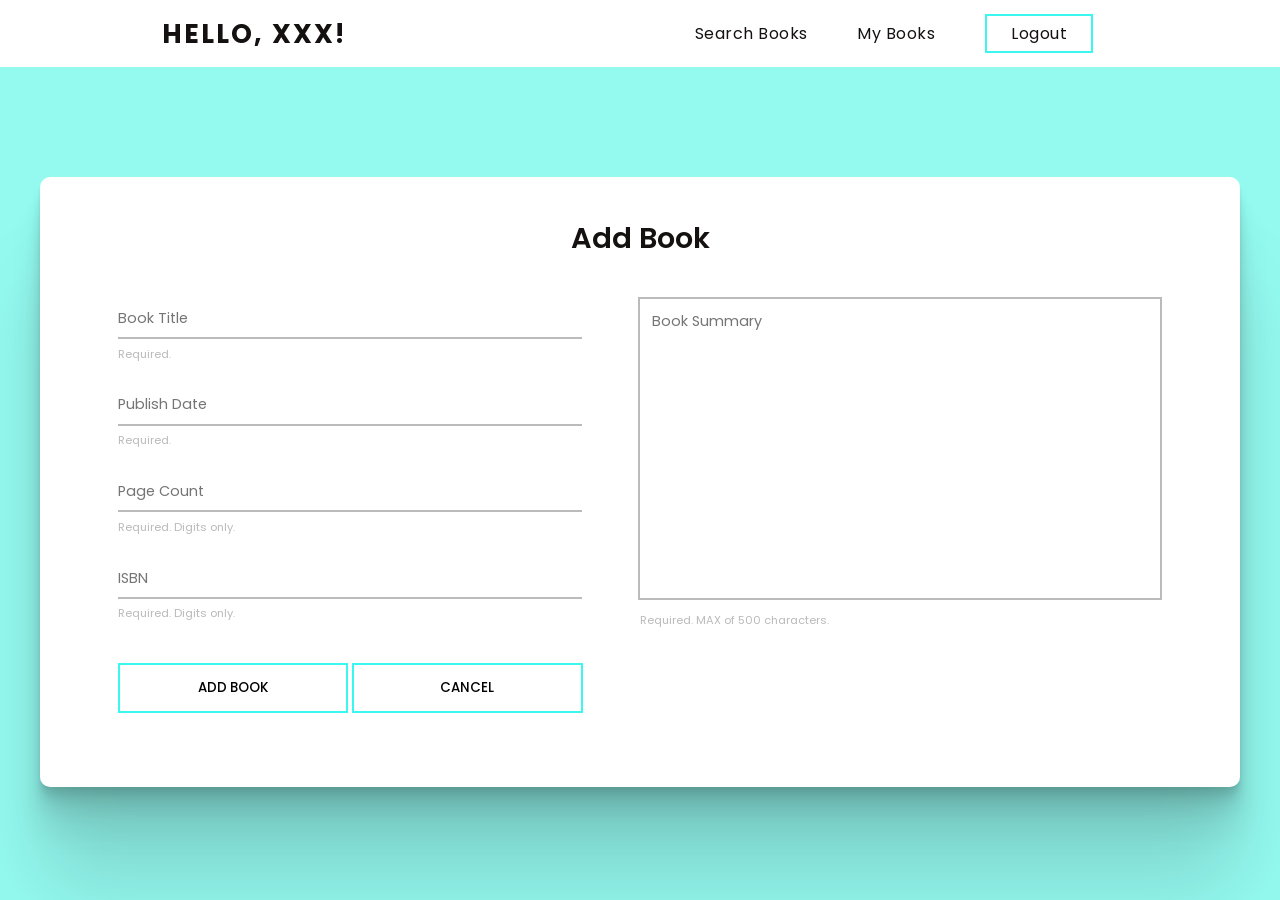
<file: addBook.html>
<!DOCTYPE html>
<html lang="en">
<head>
    <meta charset="UTF-8">
    <meta http-equiv="X-UA-Compatible" content="IE=edge">
    <meta name="viewport" content="width=device-width, initial-scale=1.0">
    <title>Add Book</title>
    <link rel="stylesheet" href="style.css">
</head>
<body>
    <!-- ===================================== HEADER ===================================== -->
    <nav>
        <div class="logo"><h2>Hello, XXX!</h2></div>

        <ul class="links-addBook" id="links-list">
            <li><a href="searchBooks.html">Search Books</a></li>
            <li><a href="myProfile.html">My Books</a></li>
            <li class="logout-header"><a href="#">Logout</a></li>
        </ul>

        <!-- Responsive Burger -->
        <div id="burger" onclick="burgerFunction()">
            <div class="bar1"></div>
            <div class="bar2"></div>
            <div class="bar3"></div>
        </div>
    </nav>

    <!-- ===================================== ADD BOOK FORM ===================================== -->
    <form action="#" method="post" class="addBook-form">
        <!-- Form Title -->
        <h2>Add Book</h2>
        
        <div class="box">
            <div class="left-side">
                <!-- Form Input (BookTitle) -->
                <div class="input-box">            
                    <input type="text" placeholder="Book Title" autocomplete="off" required />
                    <label>Required.</label>
                </div>
                
                <!-- Form Input (PublishDate) -->
                <div class="input-box">            
                    <input type="text" placeholder="Publish Date" onfocus="(this.type='date')">
                    <label>Required.</label>
                </div>
                
                <!-- Form Input (PageCount) -->
                <div class="input-box">
                    <input type="number" placeholder="Page Count" autocomplete="off" required />
                    <label>Required. Digits only.</label>
                </div>
                
                <!-- Form Input (ISBN) -->
                <div class="input-box">            
                    <input type="number" placeholder="ISBN" autocomplete="off" required />
                    <label>Required. Digits only.</label>
                </div>

                <!-- Form Input (AddBookButton) -->
                <input type="submit" value="Add Book" class="addBook-button addBook-addbutton" />
                <input type="submit" value="Cancel" onclick="window.history.go(-1); return false;" class="addBook-button" />
            </div>
        
            <div class="right-side">
                <!-- Form Input (BookSummary) -->     
                <div class="input-box">       
                    <textarea placeholder="Book Summary" required></textarea>
                    <label>Required. MAX of 500 characters.</label>
                </div>
            </div>
        </div>
    </form>

    <!-- ===================================== SCRIPTS ===================================== -->
    <!-- Javascript header animations -->
    <script src="Javascript/nav-animations.js"></script>
</body>
</html>
</file>
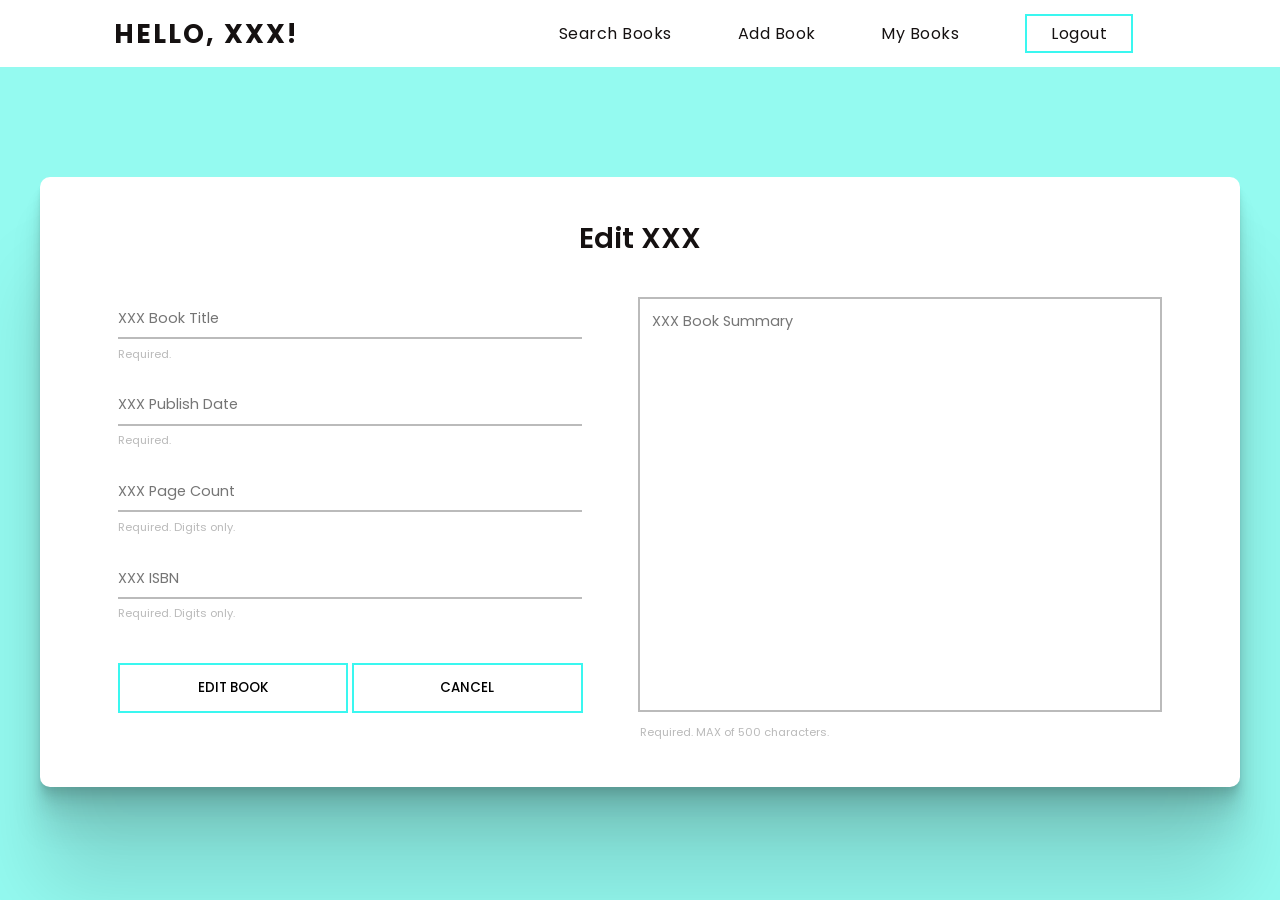
<file: editBook.html>
<!DOCTYPE html>
<html lang="en">
<head>
    <meta charset="UTF-8">
    <meta http-equiv="X-UA-Compatible" content="IE=edge">
    <meta name="viewport" content="width=device-width, initial-scale=1.0">
    <title>Edit Book</title>
    <link rel="stylesheet" href="style.css">
</head>
<body>
    <!-- ===================================== HEADER ===================================== -->
    <nav>
        <div class="logo"><h2>Hello, XXX!</h2></div>

        <ul class="links-editBook" id="links-list">
            <li><a href="searchBooks.html">Search Books</a></li>
            <li><a href="addBook.html">Add Book</a></li>
            <li><a href="myProfile">My Books</a></li>
            <li class="logout-header"><a href="#">Logout</a></li>
        </ul>

        <!-- Responsive Burger -->
        <div id="burger" onclick="burgerFunction()">
            <div class="bar1"></div>
            <div class="bar2"></div>
            <div class="bar3"></div>
        </div>
    </nav>

    <!-- ===================================== EDIT BOOK FORM ===================================== -->
    <form action="#" method="post" class="editBook-form">
        <!-- Form Title -->
        <h2>Edit XXX</h2>
        
        <!-- ===================================== MAIN BOX ===================================== -->
        <div class="box">
            <!-- Left Box -->
            <div class="left-side">
                <!-- Form Input (BookTitle) -->
                <div class="input-box">            
                    <input type="text" placeholder="XXX Book Title" autocomplete="off" required />
                    <label>Required.</label>
                </div>
                
                <!-- Form Input (PublishDate) -->
                <div class="input-box">            
                    <input type="text" placeholder="XXX Publish Date" onfocus="(this.type='date')">
                    <label>Required.</label>
                </div>
                
                <!-- Form Input (PageCount) -->
                <div class="input-box">
                    <input type="number" placeholder="XXX Page Count" autocomplete="off" required />
                    <label>Required. Digits only.</label>
                </div>
                
                <!-- Form Input (ISBN) -->
                <div class="input-box">            
                    <input type="number" placeholder="XXX ISBN" autocomplete="off" required />
                    <label>Required. Digits only.</label>
                </div>

                <!-- Form Input (EditBookButton) -->
                <input type="submit" value="Edit Book" class="editBook-button editBook-editbutton" />
                <input type="submit" value="Cancel" onclick="window.history.go(-1); return false;" class="editBook-button" />
            </div>
            
            <!-- Right Box -->
            <div class="right-side">
                <!-- Form Input (BookSummary) -->     
                <div class="input-box">       
                    <textarea placeholder="XXX Book Summary"></textarea>
                    <label>Required. MAX of 500 characters.</label>
                </div>
            </div>
        </div>
    </form>

    <!-- ===================================== SCRIPTS ===================================== -->
    <!-- Javascript header animations -->
    <script src="Javascript/nav-animations.js"></script>
</body>
</html>
</file>
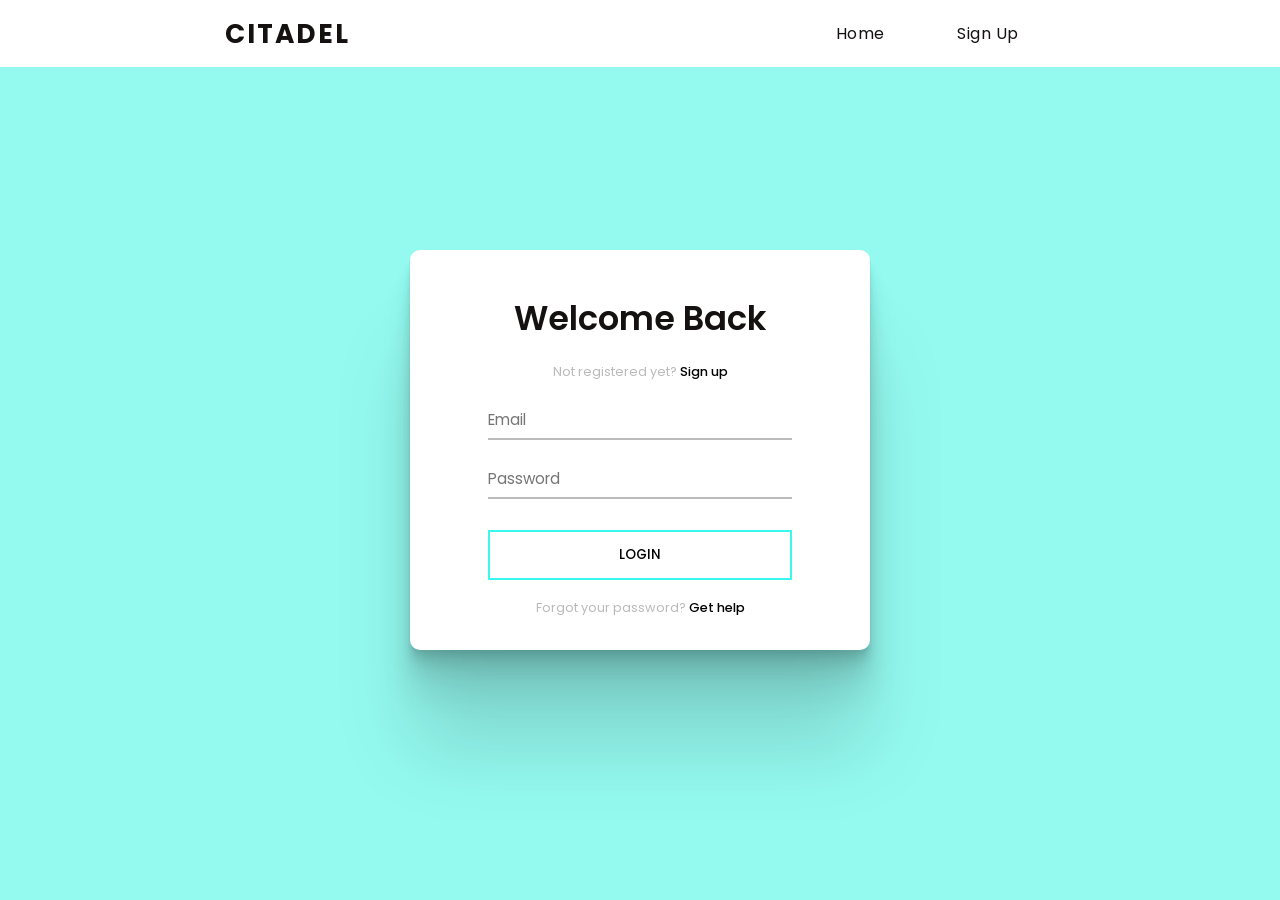
<file: login.html>
<!DOCTYPE html>
<html lang="en">
<head>
    <meta charset="UTF-8">
    <meta http-equiv="X-UA-Compatible" content="IE=edge">
    <meta name="viewport" content="width=device-width, initial-scale=1.0">
    <title>Login</title>
    <link rel="stylesheet" href="style.css">
</head>
<body>
    <!-- ===================================== HEADER ===================================== -->
    <nav>
        <div class="logo"><h2>Citadel</h2></div>
        <ul class="links" id="links-list">
            <li><a href="index.html">Home</a></li>
            <li><a href="signup.html">Sign Up</a></li>
        </ul>

        <!-- Responsive Burger -->
        <div id="burger" onclick="burgerFunction()">
            <div class="bar1"></div>
            <div class="bar2"></div>
            <div class="bar3"></div>
        </div>
    </nav>

    <!-- ===================================== LOGIN FORM ===================================== -->
    <form action="#" method="post" class="login-form" id="login_form">
        <!-- Form Title -->
        <h2>Welcome Back</h2>

        <!-- Form Signup Link -->
        <p>Not registered yet? <a href="signup.html">Sign up</a></p>
        
        <!-- Form Input (Email) -->
        <div class="input-box">            
            <input type="email" id="email_field" placeholder="Email" autocomplete="off" required />
        </div>
        
        <!-- Form Input (Password) -->
        <div class="input-box">
            <input type="password" id="password_field" placeholder="Password" autocomplete="off" required />
        </div>
        
        <!-- Form Input (LoginButton) -->
        <input type="submit" value="Login" class="login-button" />

        <p id="label_error"></p>
        
        <!-- Form Forgot Password Link -->
        <p class="extra-space">Forgot your password? <a href="#">Get help</a></p>
    </form>
    
    <!-- ===================================== SCRIPTS ===================================== -->
    <!-- Javascript header animations -->
    <script src="Javascript/nav-animations.js"></script>
</body>
</html>
</file>
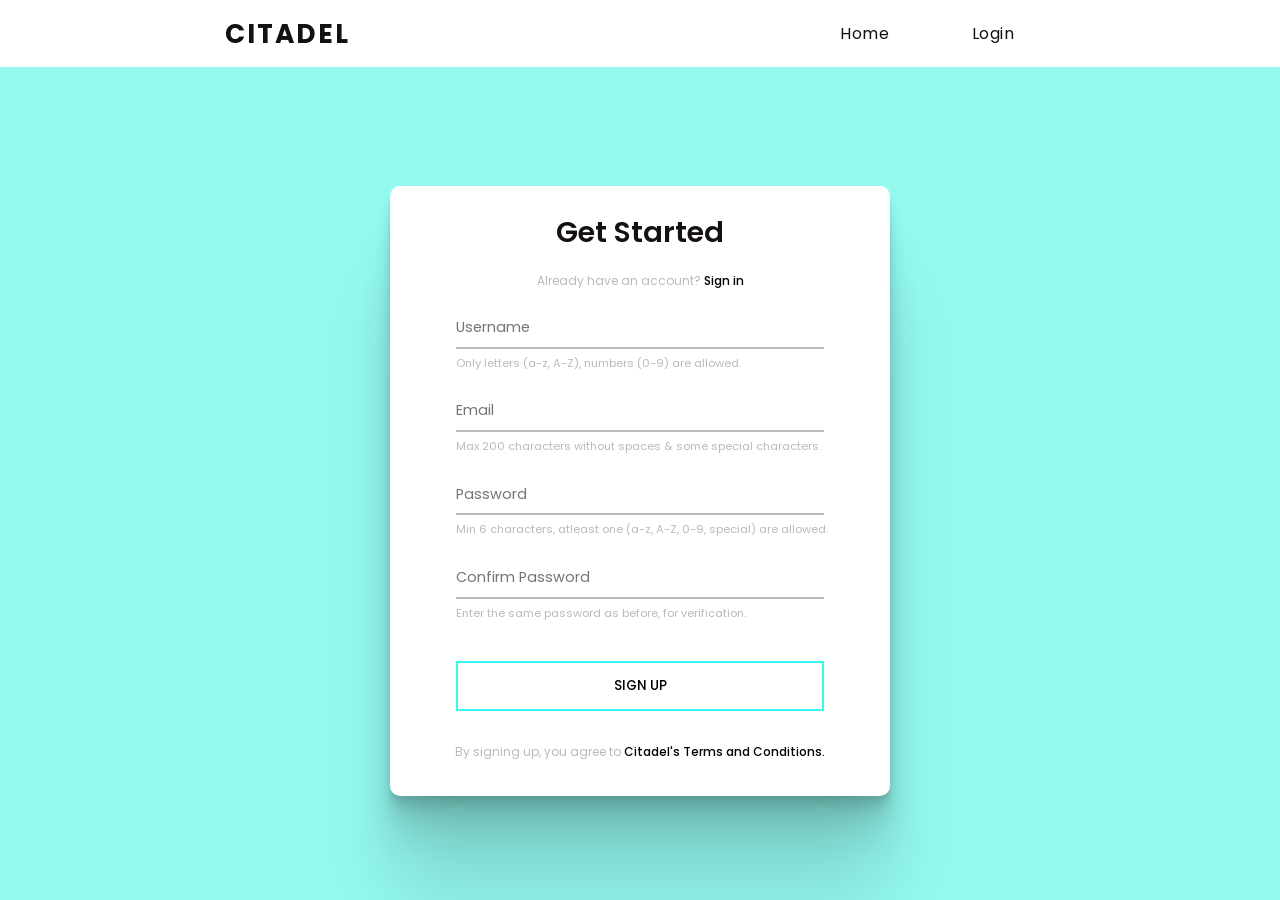
<file: signup.html>
<!DOCTYPE html>
<html lang="en">
<head>
    <meta charset="UTF-8">
    <meta http-equiv="X-UA-Compatible" content="IE=edge">
    <meta name="viewport" content="width=device-width, initial-scale=1.0">
    <title>Sign Up</title>
    <link rel="stylesheet" href="style.css">
    <script src="Javascript/signup_validate.js"></script>
</head>
<body>
    <!-- ===================================== HEADER ===================================== -->
    <nav>
        <div class="logo"><h2>Citadel</h2></div>
        <ul class="links" id="links-list">
            <li><a href="index.html">Home</a></li>
            <li><a href="login.html">Login</a></li>
        </ul>

        <!-- Responsive Burger -->
        <div id="burger" onclick="burgerFunction()">
            <div class="bar1"></div>
            <div class="bar2"></div>
            <div class="bar3"></div>
        </div>
    </nav>

    <!-- ===================================== SIGNUP FORM ===================================== -->
    <form action="searchBooks.html" method="post" class="signup-form" id="signup_form">
        <!-- Form Title -->
        <h2>Get Started</h2>

        <!-- Form Login Link -->
        <p>Already have an account? <a href="login.html">Sign in</a></p>
        
        <!-- Form Input (Username) -->
        <div class="input-box">            
            <input type="text" id="username_field" placeholder="Username" autocomplete="off" required />
            <label id="label_username" class="err_msg">Only letters (a-z, A-Z), numbers (0-9) are allowed.</label>
        </div>

        <!-- Form Input (Email) -->
        <div class="input-box">            
            <input type="email" id="email_field" placeholder="Email" autocomplete="off" required />
            <label id="label_email" class="err_msg">Max 200 characters without spaces & some special characters.</label>
        </div>
        
        <!-- Form Input (Password) -->
        <div class="input-box">
            <input type="password" id="password_field" placeholder="Password" autocomplete="off" required />
            <label id="label_password" class="err_msg">Min 6 characters, atleast one (a-z, A-Z, 0-9, special) are allowed.</label>
        </div>

        <!-- Form Input (ConfirmPassword) -->
        <div class="input-box">            
            <input type="password" id="confirmpassword_field" placeholder="Confirm Password" autocomplete="off" required />
            <label id="label_confirmpassword" class="err_msg">Enter the same password as before, for verification.</label>
        </div>
        
        <!-- Form Input (SignUpButton) -->
        <input type="submit" value="Sign Up" class="signup-button" />
        
        <!-- Form Terms & Conditions -->
        <p class="extra-space">By signing up, you agree to <a href="#">Citadel's Terms and Conditions.</a></p>
    </form>

    <!-- ===================================== SCRIPTS ===================================== -->
    <!-- Javascript header animations -->
    <script src="Javascript/nav-animations.js"></script>
    <script src="Javascript/signup_validate-r.js"></script>
</body>
</html>
</file>
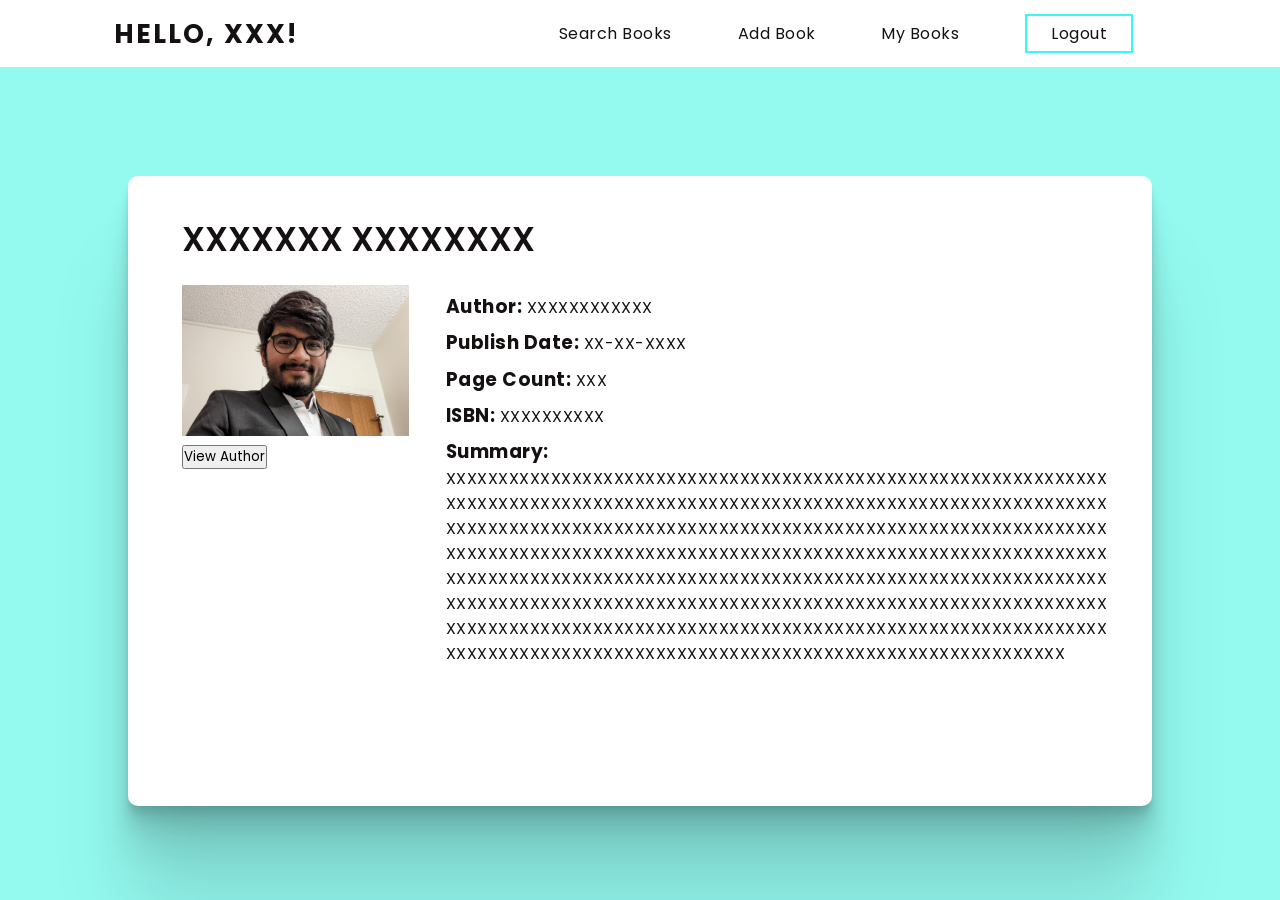
<file: viewBook.html>
<!DOCTYPE html>
<html lang="en">
<head>
    <meta charset="UTF-8">
    <meta http-equiv="X-UA-Compatible" content="IE=edge">
    <meta name="viewport" content="width=device-width, initial-scale=1.0">
    <title>XXX</title>
    <link rel="stylesheet" href="style.css">
</head>
<body>
    <!-- ===================================== HEADER ===================================== -->
    <nav>
        <div class="logo"><h2>Hello, XXX!</h2></div>

        <ul class="links-viewBook" id="links-list">
            <li><a href="searchBooks.html">Search Books</a></li>
            <li><a href="addBook.html">Add Book</a></li>
            <li><a href="myProfile.html">My Books</a></li>
            <li class="logout-header"><a href="#">Logout</a></li>
        </ul>

        <!-- Responsive Burger -->
        <div id="burger" onclick="burgerFunction()">
            <div class="bar1"></div>
            <div class="bar2"></div>
            <div class="bar3"></div>
        </div>
    </nav>

    <!-- ===================================== VIEW BOOK ===================================== -->
    <div class="viewBook-data">
        <h2>XXXXXXX XXXXXXXX</h2>

        <div class="box">
            <div class="left-side">
                <img src="img/Team_Yash.jpg" alt="">
                <input type="submit" value="View Author" />
            </div>
        
            <div class="right-side">
                <div class="viewBook-additionalData">
                    <div class="viewBook-specificData">
                        <h3>Author: </h3><p>XXXXXXXXXXXX</p>
                    </div>
                    <div class="viewBook-specificData">
                        <h3>Publish Date: </h3><p>XX-XX-XXXX</p>
                    </div>
                    <div class="viewBook-specificData">
                        <h3>Page Count: </h3><p>XXX</p>
                    </div>
                    <div class="viewBook-specificData">
                        <h3>ISBN: </h3><p>XXXXXXXXXX</p>
                    </div>
                    <div class="viewBook-specificData">
                        <h3>Summary: </h3><p>[base64]</p>
                    </div>
                </div>
            </div>
        </div>
    </div>
    <!-- ===================================== SCRIPTS ===================================== -->
    <!-- Javascript header animations -->
    <script src="Javascript/nav-animations.js"></script>
</body>
</html>
</file>
<file: style.css>
@import url("https://fonts.googleapis.com/css2?family=Poppins:wght@200;300;400;500;600;700;800&display=swap");

*{
    padding: 0;
    margin: 0;
    font-family: "Poppins", sans-serif;
    text-decoration: none;
    box-sizing: border-box;
    transition: 0.3s linear;
}

html{
    scroll-behavior: smooth;
    scroll-padding-top: 4rem;
}

*::selection { background: #3AF7F0; }

*::-moz-selection { background: #3AF7F0; }

body { background-color: #94FAF0; }

ion-icon{
    pointer-events: none;
}

/* Errors */

i{
    margin-left: -35px;
    cursor: pointer;
    user-select: none;
}

.error{
    position: fixed;
    bottom: 42%;
    left: 4.5%;
    width: 20%;
    padding: 20px;

    text-align: center;
    color: white;
    background-color: tomato;
    border-radius: 10px;
    z-index: 5;

    animation-duration: 0.5s;
    animation-name: animation-popup;
    animation-timing-function: cubic-bezier(.27, .54, .75, 1.49);
}

.error-addBook{
    position: fixed;
    bottom: 0;
	width: 100%;
	margin-bottom: 0px;
	padding: 5px;

    text-align: center;
    color: white;
    background-color: tomato;
    z-index: 5;

    animation-duration: 0.5s;
    animation-name: animation-popup;
    animation-timing-function: cubic-bezier(.27, .54, .75, 1.49);
}


.success-editBook{
    position: fixed;
    bottom: 0;
	width: 100%;
	margin-bottom: 0px;
	padding: 5px;

    text-align: center;
    color: white;
    background-color: mediumseagreen;
    z-index: 5;

    animation-duration: 0.5s;
    animation-name: animation-popup;
    animation-timing-function: cubic-bezier(.27, .54, .75, 1.49);
}
  
@keyframes animation-popup {
    0% {
        opacity: 0;
        transform: scale(0.5, 0.5);
    }

    100% {
        opacity: 1;
        transform: scale(1, 1);
    }
}

/* ===================================== HEADER ===================================== */

nav{
    position: fixed;
    width: 100%;
    background-color: white;
    align-items: center;
    min-height: 4.2rem;
    display: flex;
    justify-content: space-around;
    z-index: 10;
}

.logo{
    text-transform: uppercase;
    letter-spacing: 2px;
    font-size: 1.1rem;
    font-weight: 600;
    color: #151111;
}

.links{
    display: flex;
    justify-content: space-around;
    width: 20%;
}

.links-homepage{
    display: flex;
    justify-content: space-around;
    width: 54.5%; 
}

.links-searchBooks, .links-addBook, .links-myProfile {
    display: flex;
    justify-content: space-around;
    width: 35%; 
}

.links-editBook, .links-viewBook{
    display: flex;
    justify-content: space-around;
    width: 50%; 
}

nav li{
    list-style: none;
}

nav a{
    letter-spacing: 0.5px;
    color: #151111;
    transition: 0.3s ease-out;
}

nav li a:hover {
    color: #3AF7F0;
}

.login-header{
    margin-left: 10rem;
}

.signup-header a{
    border: 2px solid #3AF7F0;
    padding: 0.4rem 1.5rem;
}

.signup-header a:hover{
    background-color: rgb(223, 223, 223);
    border: 2px solid rgba(0, 0, 0, 0);
    color: #151111;
}

.logout-header a{
    border: 2px solid #3AF7F0;
    padding: 0.4rem 1.5rem;
}

.logout-header a:hover{
    background-color: rgb(223, 223, 223);
    border: 2px solid rgba(0, 0, 0, 0);
    color: #151111;
}

#burger{
    display: none;
    cursor: pointer;
}

#burger div{
    width: 1.6rem;
    height: 0.28rem;
    background-color: #94FAF0;
    margin: 19%;
    transition: all 0.4s ease-out;
}

/* NAVBAR RESPONSIVE */

@media screen and (max-width:1030px) {
    body{
        overflow: hidden;
    }
    .links{
        display: flex;
        position: absolute;
        top: 65px;
        right: 0px;
        background-color: #3AF7F0;
        flex-direction: column;
        align-items: center;
        width: 100%;
        height: 100%;
        transform: translateX(100%);
        transition: transform 0.5s ease-in;
    }

    .links li{
        opacity: 0;
    }

    #burger{
        display: block;
    }

    .links li a:hover {
        color: white;
    }
}

.active{
    transform: translateX(0px);
}

/* Links slide come-in distance */
@keyframes slideInAnimation{
    from{
        transform: translateX(100px);
        opacity: 0;
    }
    to{
        transform: translateX(0px);
        opacity: 1;
    }
}

.change .bar1 { transform: rotate(-320deg) translate(4px,0px); }

.change .bar2 { transform: rotate(360deg) translate(0px,0px); }

.change .bar3 { transform: rotate(320deg) translate(4px,0px); }

/* ===================================== LOGIN BOX ===================================== */

.login-form{
    background-color: white;
    width: 460px;
    height: 400px;
    border-radius: 10px;
    padding: 10px 40px;
    position: absolute;
    left: 50%;
    top: 50%;
    transform: translate(-50%, -50%);
    box-shadow:
    0 2.7px 2.1px rgba(0, 0, 0, 0.035),
    0 6.8px 5.4px rgba(0, 0, 0, 0.049),
    0 12px 10px rgba(0, 0, 0, 0.07),
    0 21.4px 18px rgba(0, 0, 0, 0.073),
    0 41.9px 32px rgba(0, 0, 0, 0.087),
    0 100px 80px rgba(0, 0, 0, 0.13);
}

.login-form h2{
    margin-top: 9%;
    text-align: center;
    font-size: 2.1rem;
    font-weight: 600;
    color: #151111;
}

.login-form p{
    margin-top: 5%;
    text-align: center;
    color: #bababa;
    font-weight: 400;
    font-size: 0.80rem;
    user-select:none;
}

.login-form p a{
    color: black;
    font-weight: 500;
    transition: 0.3s ease-in-out;
}

.login-form p a:hover{
    color: #3AF7F0;
}

.login-form .input-box input{
    font-size: 0.95rem;
    color: black;
    width: 80%;
    margin-left: 10%;
    outline: none;
    background: none;
    height: 40px;
    border: none;
    border-bottom: 2px solid #bbb;
    margin-top: 5%;
}

.login-form input[type=submit]{
    margin-top: 8%;
    margin-left: 10%;
    display: block;
    width: 80%;
    height: 50px;
    border: none;
    color: black;
    outline: none;
    transition: 0.3s ease;
    text-transform: uppercase;
    font-weight: 500;
    background-color: white;
    border: 2px solid #3AF7F0;
    cursor: pointer;
}

.login-form input[type=submit]:hover{
    background-color: rgb(223, 223, 223);
    border: 2px solid rgba(0, 0, 0, 0);
}
/* ===================================== ADMIN LOGIN ===================================== */

.adminlogin-form{
    background-color: white;
    width: 460px;
    height: 400px;
    border-radius: 10px;
    padding: 10px 40px;
    position: absolute;
    left: 50%;
    top: 50%;
    transform: translate(-50%, -50%);
    box-shadow:
    0 2.7px 2.1px rgba(0, 0, 0, 0.035),
    0 6.8px 5.4px rgba(0, 0, 0, 0.049),
    0 12px 10px rgba(0, 0, 0, 0.07),
    0 21.4px 18px rgba(0, 0, 0, 0.073),
    0 41.9px 32px rgba(0, 0, 0, 0.087),
    0 100px 80px rgba(0, 0, 0, 0.13);
}

.adminlogin-form h2{
    margin-top: 9%;
    text-align: center;
    font-size: 2.1rem;
    font-weight: 600;
    color: #151111;
}

.adminlogin-form p{
    margin-top: 5%;
    text-align: center;
    color: #bababa;
    font-weight: 400;
    font-size: 0.80rem;
    user-select:none;
}

.adminlogin-form p a{
    color: black;
    font-weight: 500;
    transition: 0.3s ease-in-out;
}

.adminlogin-form p a:hover{
    color: #3AF7F0;
}

.adminlogin-form .input-box input{
    font-size: 0.95rem;
    color: black;
    width: 80%;
    margin-left: 10%;
    outline: none;
    background: none;
    height: 40px;
    border: none;
    border-bottom: 2px solid #bbb;
    margin-top: 5%;
}

.adminlogin-form input[type=submit]{
    margin-top: 8%;
    margin-left: 10%;
    display: block;
    width: 80%;
    height: 50px;
    border: none;
    color: black;
    outline: none;
    transition: 0.3s ease;
    text-transform: uppercase;
    font-weight: 500;
    background-color: white;
    border: 2px solid #3AF7F0;
    cursor: pointer;
}

.adminlogin-form input[type=submit]:hover{
    background-color: rgb(223, 223, 223);
    border: 2px solid rgba(0, 0, 0, 0);
}
/* ===================================== SIGNUP BOX ===================================== */

.signup-form{
    background-color: white;
    width: 500px;
    height: 610px;
    border-radius: 10px;
    padding: 0px 20px;
    position: absolute;
    left: 50%;
    top: 54.5%;
    transform: translate(-50%, -50%);
    box-shadow:
    0 2.7px 2.1px rgba(0, 0, 0, 0.035),
    0 6.8px 5.4px rgba(0, 0, 0, 0.049),
    0 12px 10px rgba(0, 0, 0, 0.07),
    0 21.4px 18px rgba(0, 0, 0, 0.073),
    0 41.9px 32px rgba(0, 0, 0, 0.087),
    0 100px 80px rgba(0, 0, 0, 0.13);
}

.signup-form h2{
    margin-top: 5.5%;
    text-align: center;
    font-size: 1.80rem;
    font-weight: 600;
    color: #151111;
}

.signup-form p{
    margin-top: 4%;
    text-align: center;
    color: #bababa;
    font-weight: 400;
    font-size: 0.75rem;
    user-select: none;
}

.input-box label{
    color: #bababa;
    margin-left: 10%;
    font-size: 0.70rem;
    user-select: none;
}

.signup-form p a{
    color: black;
    font-weight: 500;
    transition: 0.3s ease-in-out;
}

.signup-form p a:hover{
    color: #3AF7F0;
}

.signup-form .extra-space{
    margin-top: 7%;
}

.signup-form .input-box input{
    font-size: 0.90rem;
    color: black;
    width: 80%;
    margin-left: 10%;
    outline: none;
    background: none;
    height: 40px;
    border: none;
    border-bottom: 2px solid #bbb;
    margin-top: 4%;
}

.signup-form input[type=submit]{
    margin-top: 8%;
    margin-left: 10%;
    display: block;
    width: 80%;
    height: 50px;
    border: none;
    color: black;
    outline: none;
    transition: 0.3s ease;
    text-transform: uppercase;
    font-weight: 500;
    background-color: white;
    border: 2px solid #3AF7F0;
    cursor: pointer;
}

.signup-form input[type=submit]:hover{
    background-color: rgb(223, 223, 223);
    border: 2px solid rgba(0, 0, 0, 0);
}

/* ===================================== LANDING PAGE ===================================== */

.header-container{
    top: 1rem;
    overflow: hidden;
    position: relative;
    background-color: white;
    padding-bottom: 20px;
}

.header-container h1{
    margin-left: 20%;
    font-size: 5rem;    
}

.header-container p{
    margin-left: 20%;
}

.header-container a{
    margin-top: 1.5rem;
    display: inline-block;
    border-radius: 5px;
    padding: 1rem 2rem;
    color: black;
    border: 2px solid #3AF7F0;
    margin-left: 20%;
    transition: 0.3s ease-in-out;
}

.header-container div a:hover{
    background-color: rgb(223, 223, 223);
    border: white;
} 

/* ===================================== Index Page ===================================== */

section{
    padding: 0rem 9%;
}

/* HOME */

.home{
    height: 100vh;
    background: linear-gradient(rgba(0,0,0,0), rgba(0,0,0,0)), url('img/background.jpg');
    background-repeat: no-repeat;
    background-position-y: 30%;
    background-size: cover;
    background-attachment: fixed;
    display: flex;
    align-items: center;
    justify-content: center;
}

.home div{
    position: absolute;
    padding: 2% 5%;
    margin-bottom: 10%;
    background-color: white;
    border-radius: 0.8rem;
}

.home h1{
    color: black;
    font-size: 4rem;
    letter-spacing: 0.09rem;
    text-align: center;
}

.home p{
    font-size: 2rem;
    color: black;
    font-size: 1rem;
    text-align: center;
}

/* TEAM */

.team {
    height: 95vh;
    background-color: white;
}

.team h2 {
    font-size: 2rem;
    letter-spacing: 0.2rem;
    text-align: center;
    padding-bottom: 2rem;
    padding-top: 5%;
    letter-spacing: 1.5px;
    color: #151111;
}

.team .box-container .box .image {
    height: 20rem;
    overflow: hidden;
    margin-bottom: 1.2rem;
}

.team .box-container .box .image img {
    width: 100%;
    height: 100%;
    object-fit: cover;
}

.team .box-container {
    display: grid;
    grid-template-columns: repeat(auto-fit, minmax(10rem, 1fr));
    gap: 4rem;
}

.team .box-container .box {
    box-shadow: 
    0 2.7px 2.1px rgba(0, 0, 0, 0.035),
    0 6.8px 5.4px rgba(0, 0, 0, 0.049),
    0 12px 10px rgba(0, 0, 0, 0.07),
    0 21.4px 18px rgba(0, 0, 0, 0.073),
    0 41.9px 32px rgba(0, 0, 0, 0.087),
    0 100px 80px rgba(0, 0, 0, 0.13);
}

.team .box-container .box .info {
    text-align: center;
}

.team .box-container .box .info h3 {
    font-size: 1.5rem;
    color: #151111;
}

.team .box-container .box .info p {
    font-size: 0.9rem;
    padding: 0.5rem;
    margin-bottom: 1rem;
    letter-spacing: 0.1rem;
    color: #bbb;
    transform: none;
}

.team .box-container .box .image img:hover {
    transform: scale(1.1);
}

/* features */

.features{
    height: 95vh;
}

.features{
    padding: 2.5rem 9%;
}

.features .box-container {
    display: grid;
    grid-template-columns: repeat(auto-fit, minmax(20rem, 1fr));
    gap: 4rem;
}

.features .section-heading {
    font-size: 2rem;
    letter-spacing: 0.2rem;
    margin-bottom: 0rem;
    text-align: center;
    padding-bottom: 2rem;
    letter-spacing: 1.5px;
    color: #151111;
}

.features .box-container .box {
    display: flex;
    flex-direction: column;
    text-align: center;
    align-items: center;
    box-shadow:
    0 2.7px 2.1px rgba(0, 0, 0, 0.035),
    0 6.8px 5.4px rgba(0, 0, 0, 0.049),
    0 12px 10px rgba(0, 0, 0, 0.07),
    0 21.4px 18px rgba(0, 0, 0, 0.073),
    0 41.9px 32px rgba(0, 0, 0, 0.087),
    0 100px 80px rgba(0, 0, 0, 0.13);
    padding: 2.5rem;
    background-color: white;
    border-radius: 0.7rem;
    border: 4px solid white;
}

.features .box-container .box:hover {
    border: 4px solid black;
    box-shadow: none;
}

.features .box-container .box ion-icon {
    font-size: 3rem;
    color: #3AF7F0;
    margin-bottom: 1rem;
}

.features .box-container .box h3 {
    font-size: 1.2rem;
    font-weight: 600;
}

.features .box-container .box p {
    margin-top: 1rem;
    font-size: 0.8rem;
    letter-spacing: 0.09rem;
    color: #bbb;
    line-height: 2;
}

/* ===================================== Disclamier (FOOTER) ===================================== */

.footer{
    height: 30vh;
    background-color: white;
    align-items: center;
    justify-content: center;
}

.footer .section-heading {
    padding-top: 3.6%;
    font-size: 2rem;
    letter-spacing: 0.2rem;
    margin-bottom: 0rem;
    text-align: center;
    padding-bottom: 2rem;
    letter-spacing: 1.5px;
    color: #151111;
}

.footer h1{
    color: black;
    font-size: 4rem;
    letter-spacing: 0.09rem;
    text-align: center;
}

.footer p{
    font-size: 2rem;
    color: black;
    font-size: 1rem;
    text-align: center;
}

/* ===================================== ADD BOOK ===================================== */

.addBook-form{
    background-color: white;
    width: 1200px;
    height: 610px;
    border-radius: 10px;
    padding: 0px 20px;
    position: absolute;
    left: 50%;
    top: 53.5%;
    transform: translate(-50%, -50%);
    box-shadow:
    0 2.7px 2.1px rgba(0, 0, 0, 0.035),
    0 6.8px 5.4px rgba(0, 0, 0, 0.049),
    0 12px 10px rgba(0, 0, 0, 0.07),
    0 21.4px 18px rgba(0, 0, 0, 0.073),
    0 41.9px 32px rgba(0, 0, 0, 0.087),
    0 100px 80px rgba(0, 0, 0, 0.13);
}

.addBook-form .box {
    overflow: hidden;
    margin-top: 1rem;
}

.addBook-form .box .left-side, .box .right-side {
    width: 50%;
}

.addBook-form .box .left-side {
    float: left;
}

.addBook-form .box .right-side {
    float: right;
}

.addBook-form h2{
    margin-top: 3.5%;
    text-align: center;
    font-size: 1.80rem;
    font-weight: 600;
    color: #151111;
}

.addBook-form .left-side .input-box label{
    color: #bababa;
    margin-left: 10%;
    font-size: 0.70rem;
    user-select: none;
    display: block;
    margin-top: 0.4rem;
}

.addBook-form .right-side .input-box label{
    color: #bababa;
    margin-left: 0;
    font-size: 0.70rem;
    user-select: none;
    display: block;
    margin-top: 0.4rem;
}

.addBook-form .input-box input{
    font-size: 0.90rem;
    color: black;
    width: 80%;
    margin-left: 10%;
    outline: none;
    background: none;
    height: 40px;
    border: none;
    border-bottom: 2px solid #bbb;
    margin-top: 4%;
}

.addBook-form .input-box textarea{
    font-size: 0.90rem;
    color: black;
    outline: 2px solid #bbb;
    background: none;
    height: 18.7rem;
    padding: 2%;
    width: 32.5rem;
    border: none;
    margin-top: 4%;
    resize: none;
}

.file-button-label{
    margin-top: 7%;
    border: none;
    outline: none;

    text-transform: uppercase;
    transition: 0.3s ease;
    font-weight: 500;
    background-color: white;
    border: 2px solid #3AF7F0;
    cursor: pointer;
}

.file-button-label:hover{
    background-color: rgb(223, 223, 223);
    border: 2px solid rgba(0, 0, 0, 0);
}

.addBook-form input[type=submit]{
    margin-top: 7%;
    display: inline;
    width: 39.7%;
    height: 50px;
    border: none;
    color: black;
    outline: none;
    transition: 0.3s ease;
    text-transform: uppercase;
    font-weight: 500;
    background-color: white;
    border: 2px solid #3AF7F0;
    cursor: pointer;
}

.addBook-form .addBook-addbutton
{
    margin-left: 10%;
}

.addBook-form input[type=submit]:hover{
    background-color: rgb(223, 223, 223);
    border: 2px solid rgba(0, 0, 0, 0);
}

/* ===================================== EDIT BOOK ===================================== */

.editBook-form{
    background-color: white;
    width: 1200px;
    height: 610px;
    border-radius: 10px;
    padding: 0px 20px;
    position: absolute;
    left: 50%;
    top: 53.5%;
    transform: translate(-50%, -50%);
    box-shadow:
    0 2.7px 2.1px rgba(0, 0, 0, 0.035),
    0 6.8px 5.4px rgba(0, 0, 0, 0.049),
    0 12px 10px rgba(0, 0, 0, 0.07),
    0 21.4px 18px rgba(0, 0, 0, 0.073),
    0 41.9px 32px rgba(0, 0, 0, 0.087),
    0 100px 80px rgba(0, 0, 0, 0.13);
}

.editBook-form .box {
    overflow: hidden;
    margin-top: 1rem;
}

.editBook-form .box .left-side, .box .right-side {
    width: 50%;
}

.editBook-form .box .left-side {
    float: left;
}

.editBook-form .box .right-side {
    float: right;
}

.editBook-form h2{
    margin-top: 3.5%;
    text-align: center;
    font-size: 1.80rem;
    font-weight: 600;
    color: #151111;
}

.editBook-form .left-side .input-box label{
    color: #bababa;
    margin-left: 10%;
    font-size: 0.70rem;
    user-select: none;
    display: block;
    margin-top: 0.4rem;
}

.editBook-form .right-side .input-box label{
    color: #bababa;
    margin-left: 0;
    font-size: 0.70rem;
    user-select: none;
    display: block;
    margin-top: 0.4rem;
}

.editBook-form .input-box input{
    font-size: 0.90rem;
    color: black;
    width: 80%;
    margin-left: 10%;
    outline: none;
    background: none;
    height: 40px;
    border: none;
    border-bottom: 2px solid #bbb;
    margin-top: 4%;
}

.editBook-form .input-box textarea{
    font-size: 0.90rem;
    color: black;
    outline: 2px solid #bbb;
    background: none;
    height: 25.7rem;
    padding: 2%;
    width: 32.5rem;
    border: none;
    margin-top: 4%;
    resize: none;
}

.editBook-form input[type=submit]{
    margin-top: 7%;
    display: inline;
    width: 39.7%;
    height: 50px;
    border: none;
    color: black;
    outline: none;
    transition: 0.3s ease;
    text-transform: uppercase;
    font-weight: 500;
    background-color: white;
    border: 2px solid #3AF7F0;
    cursor: pointer;
}

.editBook-form .editBook-editbutton{
    margin-left: 10%;
}

.editBook-form input[type=submit]:hover{
    background-color: rgb(223, 223, 223);
    border: 2px solid rgba(0, 0, 0, 0);
}

/* ===================================== VIEW BOOK ===================================== */

.viewBook-data{
    z-index: -1;
    background-color: white;
    width: 80%;
    height: 70%;
    border-radius: 10px;
    padding: 0px 20px;
    position: absolute;
    left: 50%;
    top: 54.5%;
    transform: translate(-50%, -50%);
    box-shadow:
    0 2.7px 2.1px rgba(0, 0, 0, 0.035),
    0 6.8px 5.4px rgba(0, 0, 0, 0.049),
    0 12px 10px rgba(0, 0, 0, 0.07),
    0 21.4px 18px rgba(0, 0, 0, 0.073),
    0 41.9px 32px rgba(0, 0, 0, 0.087),
    0 100px 80px rgba(0, 0, 0, 0.13);
}

.viewBook-data h2{
    margin-top: 4%;
    font-size: 2.1rem;
    font-weight: 600;
    color: #151111;
    margin-left: 3.5%;
}

.viewBook-specificData {
    margin-left: 5%;
    margin-right: 5%;
    margin-top: 1%;
    font-size: 1rem;
    color: #151111;
    word-wrap: break-word;
}

.viewBook-data p,h3 {
    display: inline;
    letter-spacing: 0.5px;
}

.viewBook-data .box .left-side button{
    margin-top: 5%;
    display: inline;
    width: 100%;
    height: 50px;
    border: none;
    color: black;
    outline: none;
    transition: 0.3s ease;
    text-transform: uppercase;
    font-weight: 500;
    background-color: white;
    border: 2px solid #3AF7F0;
    cursor: pointer;
}

.viewBook-data .box .left-side button:hover{
    background-color: rgb(223, 223, 223);
    border: 2px solid rgba(0, 0, 0, 0);
}

.viewBook-data .box {
    margin-top: 2%;
    width: 100%;
    margin-left: 3.5%;
    margin-right: 4%;
}

.viewBook-data .box .left-side, .box .right-side {
    float: left; 
}

.viewBook-data .box .left-side {
    width: 23%;
}

.viewBook-data img{
    width: 100%;
    height: 100%;
}

.viewBook-data .box .right-side {
    width: 74.7%;
}

/* ===================================== VIEW AUTHOR ===================================== */

.viewAuthor{
    position: absolute;
    left: 10%;
    right: 10%;
    top: 20%;
    padding-bottom: 7%;
}

.viewAuthor h2{
    font-size: 30px;
    color: #151111;
    font-weight: 600;
    text-align: center;
    margin-bottom: 1%;
}
.viewAuthor p{
    font-size: 13px;
    color: #151111;
    font-weight: 400;
    text-align: center;
    margin-bottom: 3%;
}

.viewAuthor table{
    border-collapse: collapse;
    border-radius: 10px 10px 0 0;
    background-color: white;
    width: 100%;
    table-layout: fixed;
    box-shadow:
    0 2.7px 2.1px rgba(0, 0, 0, 0.035),
    0 6.8px 5.4px rgba(0, 0, 0, 0.049),
    0 12px 10px rgba(0, 0, 0, 0.07),
    0 21.4px 18px rgba(0, 0, 0, 0.073),
    0 41.9px 32px rgba(0, 0, 0, 0.087),
    0 100px 80px rgba(0, 0, 0, 0.13);
}
.viewAuthor table tr{
    border-bottom: 2px solid #eeeeee;
    text-align: center;
}

.viewAuthor table tr:nth-child(even){
    background-color: #f7f7f7;
}

.viewAuthor table tr:last-of-type {
    border-bottom: 3px solid #151111;
  }

.viewAuthor table tr th{
    padding: 20px 15px;
    color: black;
    border-bottom: 2px solid #151111;
    text-transform: uppercase;
    font-weight: bold;
}

.viewAuthor table tr td{
    padding: 18px 20px;
    color: #151111;
}

.viewAuthor button{
    border: none;
    background-color: rgba(223, 223, 223, 0.0);
    padding: 0 1.5rem;
    font-size: 1.7rem;
    color: #151111;
    cursor: pointer;
    transition: 0.2s ease-in-out;
}

.viewAuthor .viewButton:hover{
    color: blue;
}

/* ===================================== MY PROFILE ===================================== */

.myProfile{
    position: absolute;
    /* left: 50%; */
    /* right: 5%; */
    top: 15%;
    padding-bottom: 7%;
}

.myProfile h2{
    font-size: 30px;
    color: #151111;
    font-weight: 600;
    text-align: center;
    margin-bottom: 1%;
}

.myProfile p{
    font-size: 13px;
    color: #151111;
    font-weight: 400;
    text-align: center;
    margin-bottom: 3%;
}

.myProfile table{
    /* overflow:scroll; */
    border-collapse: collapse;
    border-radius: 10px 10px 0 0;
    background-color: white;
    width: 100%;
    table-layout: fixed;
    box-shadow:
    0 2.7px 2.1px rgba(0, 0, 0, 0.035),
    0 6.8px 5.4px rgba(0, 0, 0, 0.049),
    0 12px 10px rgba(0, 0, 0, 0.07),
    0 21.4px 18px rgba(0, 0, 0, 0.073),
    0 41.9px 32px rgba(0, 0, 0, 0.087),
    0 100px 80px rgba(0, 0, 0, 0.13);
}
.myProfile table tr{
    border-bottom: 2px solid #eeeeee;
    text-align: center;
}

.myProfile table tr:nth-child(even){
    background-color: #f7f7f7;
}

.myProfile table tr:last-of-type {
    border-bottom: 3px solid #151111;
  }

.myProfile table tr th{
    padding: 20px 15px;
    color: black;
    border-bottom: 2px solid #151111;
    text-transform: uppercase;
    font-weight: bold;
}

.myProfile table tr td{
    padding: 18px 20px;
    color: #151111;
}

.myProfile button{
    border: none;
    background-color: rgba(223, 223, 223, 0.0);
    padding: 0 1.5rem;
    font-size: 1.7rem;
    color: #151111;
    cursor: pointer;
    transition: 0.2s ease-in-out;
}

.myProfile .viewButton:hover{
    color: blue;
}

.myProfile .editButton:hover{
    color: green;
}

.myProfile .deleteButton:hover{
    color: red;
}

/* ===================================== SEARCH BOOKS ===================================== */

.searchBooks-form{
    z-index: -1;
    background-color: white;
    width: 383px;
    height: 575px;
    border-radius: 10px;
    padding: 0px 20px;
    position: absolute;
    left: 2%;
    top: 13%;
    box-shadow:
    0 2.7px 2.1px rgba(0, 0, 0, 0.035),
    0 6.8px 5.4px rgba(0, 0, 0, 0.049),
    0 12px 10px rgba(0, 0, 0, 0.07),
    0 21.4px 18px rgba(0, 0, 0, 0.073),
    0 41.9px 32px rgba(0, 0, 0, 0.087),
    0 100px 80px rgba(0, 0, 0, 0.13);
}

.searchBooks-form .box {
    overflow: hidden;
    margin-top: 1rem;
}

.searchBooks-form .box .left-side {
    width: 30%;
    float: left;
}

.searchBooks-form .box .right-side {
    width: 70%;
    float: right;
}

.searchBooks-form h2{
    margin-top: 9%;
    text-align: center;
    font-size: 1.80rem;
    font-weight: 600;
    color: #151111;
}

.searchBooks-form .input-box label{
    color: #bababa;
    margin-left: 10%;
    font-size: 0.70rem;
    user-select: none;
    display: block;
    margin-top: 0.4rem;
}

.searchBooks-form .input-box input{
    font-size: 0.90rem;
    color: black;
    width: 80%;
    margin-left: 10%;
    outline: none;
    background: none;
    height: 40px;
    border: none;
    border-bottom: 2px solid #bbb;
    margin-top: 4%;
}

.searchBooks-form input[type=submit]{
    margin-top: 7%;
    display: inline;
    width: 80%;
    height: 50px;
    border: none;
    color: black;
    outline: none;
    transition: 0.3s ease;
    text-transform: uppercase;
    font-weight: 500;
    background-color: white;
    border: 2px solid #3AF7F0;
    cursor: pointer;
    margin-left: 10%;
}

.searchBooks-form input[type=reset]{
    margin-top: 7%;
    display: inline;
    width: 80%;
    height: 50px;
    border: none;
    color: black;
    outline: none;
    transition: 0.3s ease;
    text-transform: uppercase;
    font-weight: 500;
    background-color: white;
    border: 2px solid #3AF7F0;
    cursor: pointer;
    margin-left: 10%;
}

.searchBooks-form input[type=submit]:hover{
    background-color: rgb(223, 223, 223);
    border: 2px solid rgba(0, 0, 0, 0);
}

.resultsSection{
    position: absolute;
    left: 30%;
    top: 17%;
    width: 67.5%;
    padding: 0 0;
    padding-bottom: 7%;
}

.resultsSection h2{
    font-size: 30px;
    color: #151111;
    font-weight: 600;
    text-align: center;
    margin-bottom: 3%;
}

.resultsSection table{
    border-collapse: collapse;
    border-radius: 10px 10px 0 0;
    background-color: white;
    width: 100%;
    table-layout: fixed;
    box-shadow:
    0 2.7px 2.1px rgba(0, 0, 0, 0.035),
    0 6.8px 5.4px rgba(0, 0, 0, 0.049),
    0 12px 10px rgba(0, 0, 0, 0.07),
    0 21.4px 18px rgba(0, 0, 0, 0.073),
    0 41.9px 32px rgba(0, 0, 0, 0.087),
    0 100px 80px rgba(0, 0, 0, 0.13);
}
.resultsSection table tr{
    border-bottom: 2px solid #eeeeee;
    text-align: center;
}

.resultsSection table tr:nth-child(even){
    background-color: #f7f7f7;
}

.resultsSection table tr:last-of-type {
    border-bottom: 3px solid #151111;
  }

.resultsSection table tr th{
    padding: 20px 15px;
    color: black;
    border-bottom: 2px solid #151111;
    text-transform: uppercase;
    font-weight: bold;
}

.resultsSection table tr td{
    padding: 18px 20px;
    color: #151111;
}

.resultsSection button{
    border: none;
    background-color: rgba(223, 223, 223, 0.0);
    padding: 0 1.5rem;
    font-size: 1.7rem;
    color: #151111;
    cursor: pointer;
    transition: 0.2s ease-in-out;
}

.resultsSection .viewButton:hover{
    color: blue;
}

/* BUTTON       */

.editBook-form-cancel-button{
    margin-top: 7%;
    display: inline;
    width: 39.7%;
    height: 50px;
    border: none;
    color: black;
    outline: none;
    transition: 0.3s ease;
    text-transform: uppercase;
    font-weight: 500;
    background-color: white;
    border: 2px solid #3AF7F0;
    cursor: pointer;
}

.editBook-form-cancel-button:hover{
    background-color: rgb(223, 223, 223);
    border: 2px solid rgba(0, 0, 0, 0);
}
</file>
